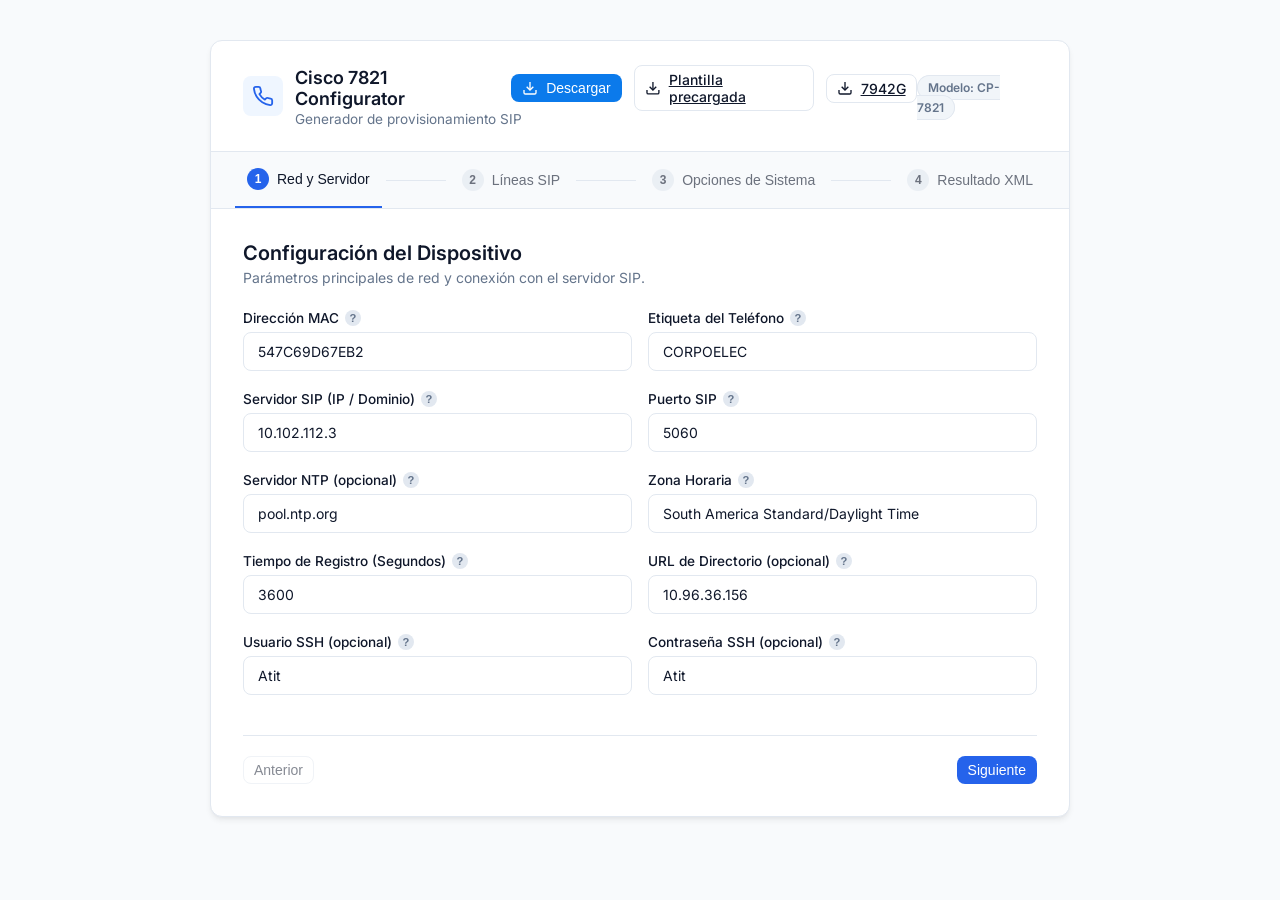
<file: index.html>
<!DOCTYPE html>
<html lang="es">
<head>
    <meta charset="UTF-8" />
    <meta name="viewport" content="width=device-width, initial-scale=1.0" />
    <title>Configurador Cisco 7821</title>
    <link rel="preconnect" href="https://fonts.googleapis.com">
    <link rel="preconnect" href="https://fonts.gstatic.com" crossorigin>
    <link href="https://fonts.googleapis.com/css2?family=Inter:wght@400;500;600;700&display=swap" rel="stylesheet">
    <link rel="stylesheet" href="styles.css" />
</head>
<body>
    <div class="app-container">
        <!-- Header -->
        <header class="app-header">
            <div class="brand">
                <div class="brand-icon">
                    <svg width="22" height="22" viewBox="0 0 24 24" fill="none" stroke="currentColor" stroke-width="2" stroke-linecap="round" stroke-linejoin="round"><path d="M22 16.92v3a2 2 0 0 1-2.18 2 19.79 19.79 0 0 1-8.63-3.07 19.5 19.5 0 0 1-6-6 19.79 19.79 0 0 1-3.07-8.67A2 2 0 0 1 4.11 2h3a2 2 0 0 1 2 1.72 12.84 12.84 0 0 0 .7 2.81 2 2 0 0 1-.45 2.11L8.09 9.91a16 16 0 0 0 6 6l1.27-1.27a2 2 0 0 1 2.11-.45 12.84 12.84 0 0 0 2.81.7A2 2 0 0 1 22 16.92z"/></svg>
                </div>
                <div class="brand-content">
                    <div class="brand-title-row">
                        <h1>Cisco 7821 Configurator</h1>
                        <button type="button" class="btn btn-success header-download-btn" onclick="downloadXML()" aria-label="Descargar configuración XML">
                            <svg width="16" height="16" viewBox="0 0 24 24" fill="none" stroke="currentColor" stroke-width="2"><path d="M21 15v4a2 2 0 0 1-2 2H5a2 2 0 0 1-2-2v-4"/><polyline points="7 10 12 15 17 10"/><line x1="12" y1="15" x2="12" y2="3"/></svg>
                            Descargar
                        </button>
                        <a class="btn btn-secondary header-download-btn" href="SEP00270D3CCF16.cnf.xml" download="SEP00270D3CCF16.cnf.xml" aria-label="Descargar plantilla precargada">
                            <svg width="16" height="16" viewBox="0 0 24 24" fill="none" stroke="currentColor" stroke-width="2"><path d="M21 15v4a2 2 0 0 1-2 2H5a2 2 0 0 1-2-2v-4"/><polyline points="7 10 12 15 17 10"/><line x1="12" y1="15" x2="12" y2="3"/></svg>
                            Plantilla precargada
                        </a>
                                                <a class="btn btn-secondary header-download-btn" href="cmterm-7942_7962-sip.9-3-1SR4-1.zip" download="cmterm-7942_7962-sip.9-3-1SR4-1.zip" aria-label="Descargar plantilla precargada">
                            <svg width="16" height="16" viewBox="0 0 24 24" fill="none" stroke="currentColor" stroke-width="2"><path d="M21 15v4a2 2 0 0 1-2 2H5a2 2 0 0 1-2-2v-4"/><polyline points="7 10 12 15 17 10"/><line x1="12" y1="15" x2="12" y2="3"/></svg>
                            7942G
                        </a>
                    </div>
                    <p>Generador de provisionamiento SIP</p>
                </div>
            </div>
            <div class="header-badge">
                <span>Modelo: CP-7821</span>
            </div>
        </header>

        <!-- Stepper Navigation -->
        <nav class="stepper-nav">
            <button type="button" class="step-link active" onclick="goToStep(1)">
                <span class="step-num">1</span>
                <span class="step-text">Red y Servidor</span>
            </button>
            <div class="step-divider"></div>
            <button type="button" class="step-link" onclick="goToStep(2)">
                <span class="step-num">2</span>
                <span class="step-text">Líneas SIP</span>
            </button>
            <div class="step-divider"></div>
            <button type="button" class="step-link" onclick="goToStep(3)">
                <span class="step-num">3</span>
                <span class="step-text">Opciones de Sistema</span>
            </button>
            <div class="step-divider"></div>
            <button type="button" class="step-link" onclick="goToStep(4)">
                <span class="step-num">4</span>
                <span class="step-text">Resultado XML</span>
            </button>
        </nav>

        <form id="configForm" class="form-wrapper">
            
            <!-- PASO 1: Dispositivo y Red -->
            <div class="step-pane active" id="step1">
                <div class="pane-header">
                    <h2>Configuración del Dispositivo</h2>
                    <p>Parámetros principales de red y conexión con el servidor SIP.</p>
                </div>

                <div class="grid-2">
                    <div class="field-group">
                        <div class="label-with-help">
                            <label for="macAddress">Dirección MAC</label>
                            <button type="button" class="info-btn" data-tooltip="Dirección física MAC del teléfono de 12 caracteres hexadecimales sin separadores (ej: AABBCCDDEEFF).">?</button>
                        </div>
                        <input type="text" id="macAddress" value="547C69D67EB2" placeholder="Ej: AABBCCDDEEFF" />
                    </div>
                    <div class="field-group">
                        <div class="label-with-help">
                            <label for="phoneLabel">Etiqueta del Teléfono</label>
                            <button type="button" class="info-btn tooltip-left" data-tooltip="Etiqueta que se mostrará en la pantalla del teléfono (ej: CORPOELEC).">?</button>
                        </div>
                        <input type="text" id="phoneLabel" value="CORPOELEC" placeholder="Ej: CORPOELEC" />
                    </div>
                </div>

                <div class="grid-2">
                    <div class="field-group">
                        <div class="label-with-help">
                            <label for="sipServer">Servidor SIP (IP / Dominio)</label>
                            <button type="button" class="info-btn" data-tooltip="Dirección IP o dominio del servidor de telefonía (PBX / Asterisk / Issabel).">?</button>
                        </div>
                        <input type="text" id="sipServer" value="10.102.112.3" placeholder="Ej: 192.168.1.100" />
                    </div>
                    <div class="field-group">
                        <div class="label-with-help">
                            <label for="sipPort">Puerto SIP</label>
                            <button type="button" class="info-btn tooltip-left" data-tooltip="Puerto de escucha del servicio SIP. Por defecto suele ser 5060.">?</button>
                        </div>
                        <input type="text" id="sipPort" value="5060" placeholder="Ej: 5060" />
                    </div>
                </div>

                <div class="grid-2">
                    <div class="field-group">
                        <div class="label-with-help">
                            <label for="ntpServer">Servidor NTP (opcional)</label>
                            <button type="button" class="info-btn" data-tooltip="Servidor de sincronización horaria. Dejar vacío si no se requiere.">?</button>
                        </div>
                        <input type="text" id="ntpServer" value="pool.ntp.org" placeholder="Ej: pool.ntp.org (opcional)" />
                    </div>
                    <div class="field-group">
                        <div class="label-with-help">
                            <label for="timeZone">Zona Horaria</label>
                            <button type="button" class="info-btn tooltip-left" data-tooltip="Zona horaria del terminal. Ej: America/Bogota.">?</button>
                        </div>
                        <input type="text" id="timeZone" value="South America Standard/Daylight Time" placeholder="Ej: South America Standard/Daylight Time" />
                    </div>
                </div>

                <div class="grid-2">
                    <div class="field-group">
                        <div class="label-with-help">
                            <label for="registerExpires">Tiempo de Registro (Segundos)</label>
                            <button type="button" class="info-btn" data-tooltip="Frecuencia en segundos con la que el teléfono renueva su registro. Ej: 3600.">?</button>
                        </div>
                        <input type="text" id="registerExpires" value="3600" placeholder="Ej: 3600" />
                    </div>
                    <div class="field-group">
                        <div class="label-with-help">
                            <label for="directoryURL">URL de Directorio (opcional)</label>
                            <button type="button" class="info-btn tooltip-left" data-tooltip="URL del servidor de directorio telefónico (opcional).">?</button>
                        </div>
                        <input type="text" id="directoryURL" value="10.96.36.156" placeholder="Ej: 10.96.36.156" />
                    </div>
                </div>

                <div class="grid-2">
                    <div class="field-group">
                        <div class="label-with-help">
                            <label for="sshUser">Usuario SSH (opcional)</label>
                            <button type="button" class="info-btn" data-tooltip="Usuario para acceso SSH al teléfono (opcional).">?</button>
                        </div>
                        <input type="text" id="sshUser" value="Atit" placeholder="Ej: ATIT" />
                    </div>
                    <div class="field-group">
                        <div class="label-with-help">
                            <label for="sshPass">Contraseña SSH (opcional)</label>
                            <button type="button" class="info-btn tooltip-left" data-tooltip="Contraseña para acceso SSH (opcional).">?</button>
                        </div>
                        <input type="text" id="sshPass" value="Atit" placeholder="Ej: ATIT" />
                    </div>
                </div>
            </div>

            <!-- PASO 2: Líneas SIP -->
            <div class="step-pane" id="step2">
                <div class="pane-header">
                    <h2>Líneas Telefónicas</h2>
                    <p>Configura las credenciales de extensión para las dos líneas soportadas.</p>
                </div>

                <!-- Card Línea 1 -->
                <div class="card-section">
                    <div class="card-header">
                        <label class="toggle-control">
                            <input type="checkbox" id="line1Enabled" checked />
                            <span class="toggle-slider"></span>
                            <span class="toggle-title">Habilitar Línea 1</span>
                        </label>
                    </div>
                    <div class="card-body" id="line1Fields">
                        <div class="grid-2">
                            <div class="field-group">
                                <div class="label-with-help">
                                    <label for="line1DisplayName">Nombre a Mostrar</label>
                                    <button type="button" class="info-btn" data-tooltip="Nombre del usuario que se mostrará en la pantalla.">?</button>
                                </div>
                                <input type="text" id="line1DisplayName" value="ROBIN ROM1 44045" placeholder="Ej: MARIA NAVARRO 44990" />
                            </div>
                            <div class="field-group">
                                <div class="label-with-help">
                                    <label for="line1Extension">Extensión</label>
                                    <button type="button" class="info-btn tooltip-left" data-tooltip="Número de extensión interno.">?</button>
                                </div>
                                <input type="text" id="line1Extension" value="44045" placeholder="Ej: 44990" />
                            </div>
                        </div>
                        <div class="grid-2">
                            <div class="field-group">
                                <div class="label-with-help">
                                    <label for="line1AuthName">Usuario SIP</label>
                                    <button type="button" class="info-btn" data-tooltip="Nombre de usuario para autenticación SIP.">?</button>
                                </div>
                                <input type="text" id="line1AuthName" value="44045" placeholder="Ej: 44990" />
                            </div>
                            <div class="field-group">
                                <div class="label-with-help">
                                    <label for="line1Password">Contraseña SIP</label>
                                    <button type="button" class="info-btn tooltip-left" data-tooltip="Clave de autenticación SIP.">?</button>
                                </div>
                                <div class="input-password-wrapper">
                                    <input type="password" id="line1Password" value="mc12345" placeholder="Ej: mc12345" />
                                    <button type="button" class="toggle-password-btn" onclick="togglePasswordVisibility('line1Password', this)">
                                        <svg class="eye-icon" width="18" height="18" viewBox="0 0 24 24" fill="none" stroke="currentColor" stroke-width="2"><path d="M1 12s4-8 11-8 11 8 11 8-4 8-11 8-11-8-11-8z"/><circle cx="12" cy="12" r="3"/></svg>
                                    </button>
                                </div>
                            </div>
                        </div>
                        <div class="grid-2">
                            <div class="field-group">
                                <div class="label-with-help">
                                    <label for="line1Contact">Contacto (opcional)</label>
                                    <button type="button" class="info-btn" data-tooltip="Identificador de contacto SIP (opcional, por defecto usa la extensión).">?</button>
                                </div>
                                <input type="text" id="line1Contact" value="44045" placeholder="Ej: 0797" />
                            </div>
                        </div>

                        <!-- Hotline Sub-section -->
                        <div class="sub-card">
                            <div class="sub-card-header">
                                <label class="checkbox-control">
                                    <input type="checkbox" id="hotlineEnabled" />
                                    <span>Activar Hotline (Línea Directa)</span>
                                </label>
                                <button type="button" class="info-btn tooltip-left" data-tooltip="Al descolgar el auricular se marca automáticamente al número configurado.">?</button>
                            </div>
                            <div id="hotlineFields" class="sub-card-body" style="display: none;">
                                <div class="field-group">
                                    <div class="label-with-help">
                                        <label for="hotlineNumber">Número / Extensión a Marcar</label>
                                        <button type="button" class="info-btn" data-tooltip="Destino al que llamará al levantarse de la cuna.">?</button>
                                    </div>
                                    <input type="text" id="hotlineNumber" value="44007" placeholder="Ej: 100" />
                                </div>
                            </div>
                        </div>
                    </div>
                </div>

                <!-- Card Línea 2 -->
                <div class="card-section">
                    <div class="card-header">
                        <label class="toggle-control">
                            <input type="checkbox" id="line2Enabled" checked />
                            <span class="toggle-slider"></span>
                            <span class="toggle-title">Habilitar Línea 2</span>
                        </label>
                    </div>
                    <div class="card-body" id="line2Fields">
                        <div class="grid-2">
                            <div class="field-group">
                                <div class="label-with-help">
                                    <label for="line2DisplayName">Nombre a Mostrar</label>
                                    <button type="button" class="info-btn" data-tooltip="Nombre del usuario para la segunda línea.">?</button>
                                </div>
                                <input type="text" id="line2DisplayName" value="JOEY DANIELS 44910" placeholder="Ej: JOEY DANIELS 35001" />
                            </div>
                            <div class="field-group">
                                <div class="label-with-help">
                                    <label for="line2Extension">Extensión</label>
                                    <button type="button" class="info-btn tooltip-left" data-tooltip="Número de extensión para la segunda línea.">?</button>
                                </div>
                                <input type="text" id="line2Extension" value="44910" placeholder="Ej: 35001" />
                            </div>
                        </div>
                        <div class="grid-2">
                            <div class="field-group">
                                <div class="label-with-help">
                                    <label for="line2AuthName">Usuario SIP</label>
                                    <button type="button" class="info-btn" data-tooltip="Usuario de autenticación SIP para línea 2.">?</button>
                                </div>
                                <input type="text" id="line2AuthName" value="44910" placeholder="Ej: 35001" />
                            </div>
                            <div class="field-group">
                                <div class="label-with-help">
                                    <label for="line2Password">Contraseña SIP</label>
                                    <button type="button" class="info-btn tooltip-left" data-tooltip="Clave de autenticación para línea 2.">?</button>
                                </div>
                                <div class="input-password-wrapper">
                                    <input type="password" id="line2Password" value="mc12345" placeholder="Ej: mc12345" />
                                    <button type="button" class="toggle-password-btn" onclick="togglePasswordVisibility('line2Password', this)">
                                        <svg class="eye-icon" width="18" height="18" viewBox="0 0 24 24" fill="none" stroke="currentColor" stroke-width="2"><path d="M1 12s4-8 11-8 11 8 11 8-4 8-11 8-11-8-11-8z"/><circle cx="12" cy="12" r="3"/></svg>
                                    </button>
                                </div>
                            </div>
                        </div>
                        <div class="grid-2">
                            <div class="field-group">
                                <div class="label-with-help">
                                    <label for="line2Contact">Contacto (opcional)</label>
                                    <button type="button" class="info-btn" data-tooltip="Identificador de contacto SIP (opcional).">?</button>
                                </div>
                                <input type="text" id="line2Contact" value="44910" placeholder="Ej: 0798" />
                            </div>
                        </div>
                    </div>
                </div>
            </div>

            <!-- PASO 3: Opciones de Sistema (Simplificado) -->
            <div class="step-pane" id="step3">
                <div class="pane-header">
                    <h2>Opciones de Administración</h2>
                    <p>Configura permisos de acceso y gestión del dispositivo.</p>
                </div>

                <div class="card-section">
                    <div class="card-header">
                        <h3>Opciones de Sistema</h3>
                    </div>
                    <div class="card-body">
                        <div class="label-with-help">
                            <label class="checkbox-control">
                                <input type="checkbox" id="webAccess" />
                                <span>Habilitar Interfaz de Administración Web</span>
                            </label>
                            <button type="button" class="info-btn tooltip-left" data-tooltip="Permite ingresar a la configuración del teléfono vía web a través de su dirección IP.">?</button>
                        </div>
                    </div>
                </div>
            </div>

            <!-- PASO 4: Preview y Descarga -->
            <div class="step-pane" id="step4">
                <div class="pane-header">
                    <h2>Vista Previa del Archivo</h2>
                    <p>Revisa la estructura XML resultante antes de proceder con la descarga.</p>
                </div>

                <div class="xml-card">
                    <div class="xml-card-header">
                        <div class="xml-title">
                            <svg width="16" height="16" viewBox="0 0 24 24" fill="none" stroke="currentColor" stroke-width="2"><path d="M14 2H6a2 2 0 0 0-2 2v16a2 2 0 0 0 2 2h12a2 2 0 0 0 2-2V8z"/><polyline points="14 2 14 8 20 8"/></svg>
                            <span id="fileNameDisplay">SEP.cnf.xml</span>
                        </div>
                    </div>
                    <div class="xml-preview-container">
                        <pre id="xmlPreview"></pre>
                    </div>
                </div>
            </div>

            <!-- Navigation Buttons -->
            <div class="wizard-actions">
                <button type="button" class="btn btn-secondary" id="btnPrev" onclick="changeStep(-1)" disabled>Anterior</button>
                <div class="spacer"></div>
                <button type="button" class="btn btn-primary" id="btnNext" onclick="changeStep(1)">Siguiente</button>
                <button type="button" class="btn btn-success" id="btnDownload" onclick="downloadXML()" style="display: none;">
                    <svg width="18" height="18" viewBox="0 0 24 24" fill="none" stroke="currentColor" stroke-width="2"><path d="M21 15v4a2 2 0 0 1-2 2H5a2 2 0 0 1-2-2v-4"/><polyline points="7 10 12 15 17 10"/><line x1="12" y1="15" x2="12" y2="3"/></svg>
                    Descargar Configuración
                </button>
            </div>
        </form>
    </div>

    <script src="script.js"></script>
</body>
</html>
</file>
<file: styles.css>
:root {
    --bg-main: #f8fafc;
    --surface: #ffffff;
    --border-color: #e2e8f0;
    
    --primary: #2563eb;
    --primary-hover: #1d4ed8;
    --primary-light: #eff6ff;
    
    --text-main: #0f172a;
    --text-muted: #64748b;
    --text-light: #94a3b8;
    
    --success: #10b981;
    --success-hover: #059669;

    --radius-lg: 12px;
    --radius-md: 8px;
    --shadow-sm: 0 1px 2px 0 rgb(0 0 0 / 0.05);
    --shadow-md: 0 4px 6px -1px rgb(0 0 0 / 0.07), 0 2px 4px -2px rgb(0 0 0 / 0.05);
}

* {
    box-sizing: border-box;
    margin: 0;
    padding: 0;
}

body {
    font-family: 'Inter', system-ui, -apple-system, sans-serif;
    background-color: var(--bg-main);
    color: var(--text-main);
    min-height: 100vh;
    display: flex;
    justify-content: center;
    align-items: flex-start;
    padding: 40px 20px;
}

.app-container {
    width: 100%;
    max-width: 860px;
    background: var(--surface);
    border: 1px solid var(--border-color);
    border-radius: var(--radius-lg);
    box-shadow: var(--shadow-md);
    overflow: visible;
}

/* Header */
.app-header {
    padding: 24px 32px;
    border-bottom: 1px solid var(--border-color);
    display: flex;
    align-items: center;
    justify-content: space-between;
}

.brand {
    display: flex;
    align-items: center;
    gap: 12px;
}

.brand-icon {
    width: 40px;
    height: 40px;
    background: var(--primary-light);
    color: var(--primary);
    border-radius: var(--radius-md);
    display: flex;
    align-items: center;
    justify-content: center;
}

.brand h1 {
    font-size: 1.125rem;
    font-weight: 600;
    color: var(--text-main);
}

.brand-content {
    min-width: 0;
}

.brand-title-row {
    display: flex;
    align-items: center;
    gap: 12px;
}

.brand p {
    font-size: 0.85rem;
    color: var(--text-muted);
}

.header-badge span {
    font-size: 0.75rem;
    font-weight: 600;
    background: #f1f5f9;
    color: var(--text-muted);
    padding: 4px 10px;
    border-radius: 20px;
    border: 1px solid var(--border-color);
}

/* Stepper Navigation */
.stepper-nav {
    display: flex;
    align-items: center;
    background: #f8fafc;
    border-bottom: 1px solid var(--border-color);
    padding: 0 24px;
}

.step-link {
    background: none;
    border: none;
    padding: 16px 12px;
    display: flex;
    align-items: center;
    gap: 8px;
    cursor: pointer;
    opacity: 0.6;
    transition: all 0.2s ease;
}

.step-link.active {
    opacity: 1;
    border-bottom: 2px solid var(--primary);
}

.step-num {
    width: 22px;
    height: 22px;
    border-radius: 50%;
    background: var(--border-color);
    color: var(--text-main);
    font-size: 0.75rem;
    font-weight: 600;
    display: flex;
    align-items: center;
    justify-content: center;
}

.step-link.active .step-num {
    background: var(--primary);
    color: #ffffff;
}

.step-text {
    font-size: 0.875rem;
    font-weight: 500;
    color: var(--text-main);
}

.step-divider {
    flex: 1;
    height: 1px;
    background: var(--border-color);
    margin: 0 4px;
}

/* Form Wrapper */
.form-wrapper {
    padding: 32px;
    overflow: visible;
}

.step-pane {
    display: none;
    overflow: visible;
}

.step-pane.active {
    display: block;
}

.pane-header {
    margin-bottom: 24px;
}

.pane-header h2 {
    font-size: 1.25rem;
    font-weight: 600;
    margin-bottom: 4px;
}

.pane-header p {
    font-size: 0.875rem;
    color: var(--text-muted);
}

/* Layout Grids */
.grid-2 {
    display: grid;
    grid-template-columns: 1fr 1fr;
    gap: 16px;
    margin-bottom: 12px;
    overflow: visible;
}

@media (max-width: 640px) {
    .grid-2 {
        grid-template-columns: 1fr;
    }
    .brand-title-row {
        align-items: flex-start;
        flex-direction: column;
        gap: 8px;
    }
    .stepper-nav {
        flex-direction: column;
        align-items: flex-start;
    }
    .step-divider {
        display: none;
    }
}

/* Form Controls & Tooltip Corrected Alignment */
.field-group {
    display: flex;
    flex-direction: column;
    gap: 6px;
    margin-bottom: 8px;
    overflow: visible;
}

.label-with-help {
    display: flex;
    align-items: center;
    gap: 6px;
    position: relative;
}

.label-with-help label {
    font-size: 0.85rem;
    font-weight: 500;
    color: var(--text-main);
}

.info-btn {
    position: relative;
    width: 16px;
    height: 16px;
    border-radius: 50%;
    background: #e2e8f0;
    color: var(--text-muted);
    border: none;
    font-size: 0.7rem;
    font-weight: 700;
    display: flex;
    align-items: center;
    justify-content: center;
    cursor: help;
    transition: background 0.15s ease;
    flex-shrink: 0;
}

.info-btn:hover {
    background: var(--primary);
    color: white;
}

/* Base Tooltip: centrado por defecto */
.info-btn::after {
    content: attr(data-tooltip);
    position: absolute;
    bottom: calc(100% + 8px);
    left: 50%;
    transform: translateX(-50%);
    background: #1e293b;
    color: #f8fafc;
    padding: 8px 12px;
    font-size: 0.75rem;
    font-weight: 400;
    border-radius: 6px;
    white-space: normal;
    width: 220px;
    box-shadow: 0 10px 15px -3px rgba(0, 0, 0, 0.3);
    opacity: 0;
    visibility: hidden;
    pointer-events: none;
    transition: opacity 0.2s ease, transform 0.2s ease;
    z-index: 9999;
    text-align: left;
    line-height: 1.4;
}

/* Tooltip alineado a la izquierda para elementos en el borde derecho */
.info-btn.tooltip-left::after {
    left: auto;
    right: -6px;
    transform: none;
}

.info-btn:hover::after {
    opacity: 1;
    visibility: visible;
}

.info-btn:not(.tooltip-left):hover::after {
    transform: translateX(-50%) translateY(-2px);
}

.info-btn.tooltip-left:hover::after {
    transform: translateY(-2px);
}

/* Password Toggle Field */
.input-password-wrapper {
    position: relative;
    display: flex;
    align-items: center;
}

.input-password-wrapper input {
    padding-right: 40px;
}

.toggle-password-btn {
    position: absolute;
    right: 8px;
    background: none;
    border: none;
    color: var(--text-light);
    cursor: pointer;
    padding: 4px;
    display: flex;
    align-items: center;
    justify-content: center;
    transition: color 0.15s ease;
}

.toggle-password-btn:hover {
    color: var(--text-main);
}

/* Input Styles */
input[type="text"],
input[type="password"] {
    width: 100%;
    padding: 10px 14px;
    font-size: 0.875rem;
    font-family: inherit;
    color: var(--text-main);
    background: var(--surface);
    border: 1px solid var(--border-color);
    border-radius: var(--radius-md);
    outline: none;
    transition: border-color 0.15s ease, box-shadow 0.15s ease;
}

input[type="text"]:focus,
input[type="password"]:focus {
    border-color: var(--primary);
    box-shadow: 0 0 0 3px rgba(37, 99, 235, 0.1);
}

/* Cards & Sections */
.card-section {
    border: 1px solid var(--border-color);
    border-radius: var(--radius-md);
    margin-bottom: 20px;
    overflow: visible;
}

.card-header {
    background: #f8fafc;
    padding: 14px 18px;
    border-bottom: 1px solid var(--border-color);
    display: flex;
    align-items: center;
    justify-content: space-between;
    overflow: visible;
}

.card-header h3 {
    font-size: 0.9rem;
    font-weight: 600;
    color: var(--text-main);
}

.card-body {
    padding: 18px;
    overflow: visible;
}

/* Sub Card */
.sub-card {
    background: #f8fafc;
    border: 1px dashed var(--border-color);
    border-radius: var(--radius-md);
    padding: 14px;
    margin-top: 12px;
    overflow: visible;
}

.sub-card-header {
    display: flex;
    align-items: center;
    justify-content: space-between;
    overflow: visible;
}

/* Toggle Switch & Checkboxes */
.toggle-control {
    display: inline-flex;
    align-items: center;
    gap: 10px;
    cursor: pointer;
}

.toggle-control input {
    display: none;
}

.toggle-slider {
    width: 36px;
    height: 20px;
    background-color: #cbd5e1;
    border-radius: 20px;
    position: relative;
    transition: background-color 0.2s;
}

.toggle-slider::before {
    content: "";
    position: absolute;
    width: 16px;
    height: 16px;
    border-radius: 50%;
    background-color: white;
    top: 2px;
    left: 2px;
    transition: transform 0.2s;
}

.toggle-control input:checked + .toggle-slider {
    background-color: var(--primary);
}

.toggle-control input:checked + .toggle-slider::before {
    transform: translateX(16px);
}

.toggle-title {
    font-weight: 600;
    font-size: 0.875rem;
}

.checkbox-control {
    display: inline-flex;
    align-items: center;
    gap: 8px;
    font-size: 0.875rem;
    font-weight: 500;
    cursor: pointer;
}

.checkbox-control input[type="checkbox"] {
    width: 16px;
    height: 16px;
    accent-color: var(--primary);
    cursor: pointer;
}

.card-title-text {
    font-weight: 600;
    color: var(--text-main);
}

/* XML Preview Box */
.xml-card {
    border: 1px solid var(--border-color);
    border-radius: var(--radius-md);
    overflow: hidden;
    margin-bottom: 20px;
}

.xml-card-header {
    background: #1e293b;
    color: #f8fafc;
    padding: 10px 16px;
    font-size: 0.8rem;
    font-family: monospace;
}

.xml-title {
    display: flex;
    align-items: center;
    gap: 8px;
}

.xml-preview-container {
    background: #0f172a;
    padding: 16px;
    max-height: 320px;
    overflow-y: auto;
}

.xml-preview-container pre {
    color: #38bdf8;
    font-family: 'Consolas', 'Courier New', monospace;
    font-size: 0.825rem;
    line-height: 1.5;
    white-space: pre-wrap;
    word-break: break-all;
}

/* Action Buttons Footer */
.wizard-actions {
    display: flex;
    align-items: center;
    margin-top: 32px;
    padding-top: 20px;
    border-top: 1px solid var(--border-color);
}

.spacer {
    flex: 1;
}

.btn {
    display: inline-flex;
    align-items: center;
    gap: 8px;
    padding: 5px 10px;
    font-size: 0.875rem;
    font-weight: 500;
    border-radius: var(--radius-md);
    border: 1px solid transparent;
    cursor: pointer;
    transition: all 0.15s ease;
}

.btn:disabled {
    opacity: 0.5;
    cursor: not-allowed;
}

.btn-secondary {
    background: var(--surface);
    border-color: var(--border-color);
    color: var(--text-main);
}

.btn-secondary:hover:not(:disabled) {
    background: #f1f5f9;
}

.btn-primary {
    background: var(--primary);
    color: white;
}

.btn-primary:hover:not(:disabled) {
    background: var(--primary-hover);
}

.btn-success {
    background: #0b7aeb;
    color: white;
}

.btn-success:hover:not(:disabled) {
    background: var(--success-hover);
}
</file>
